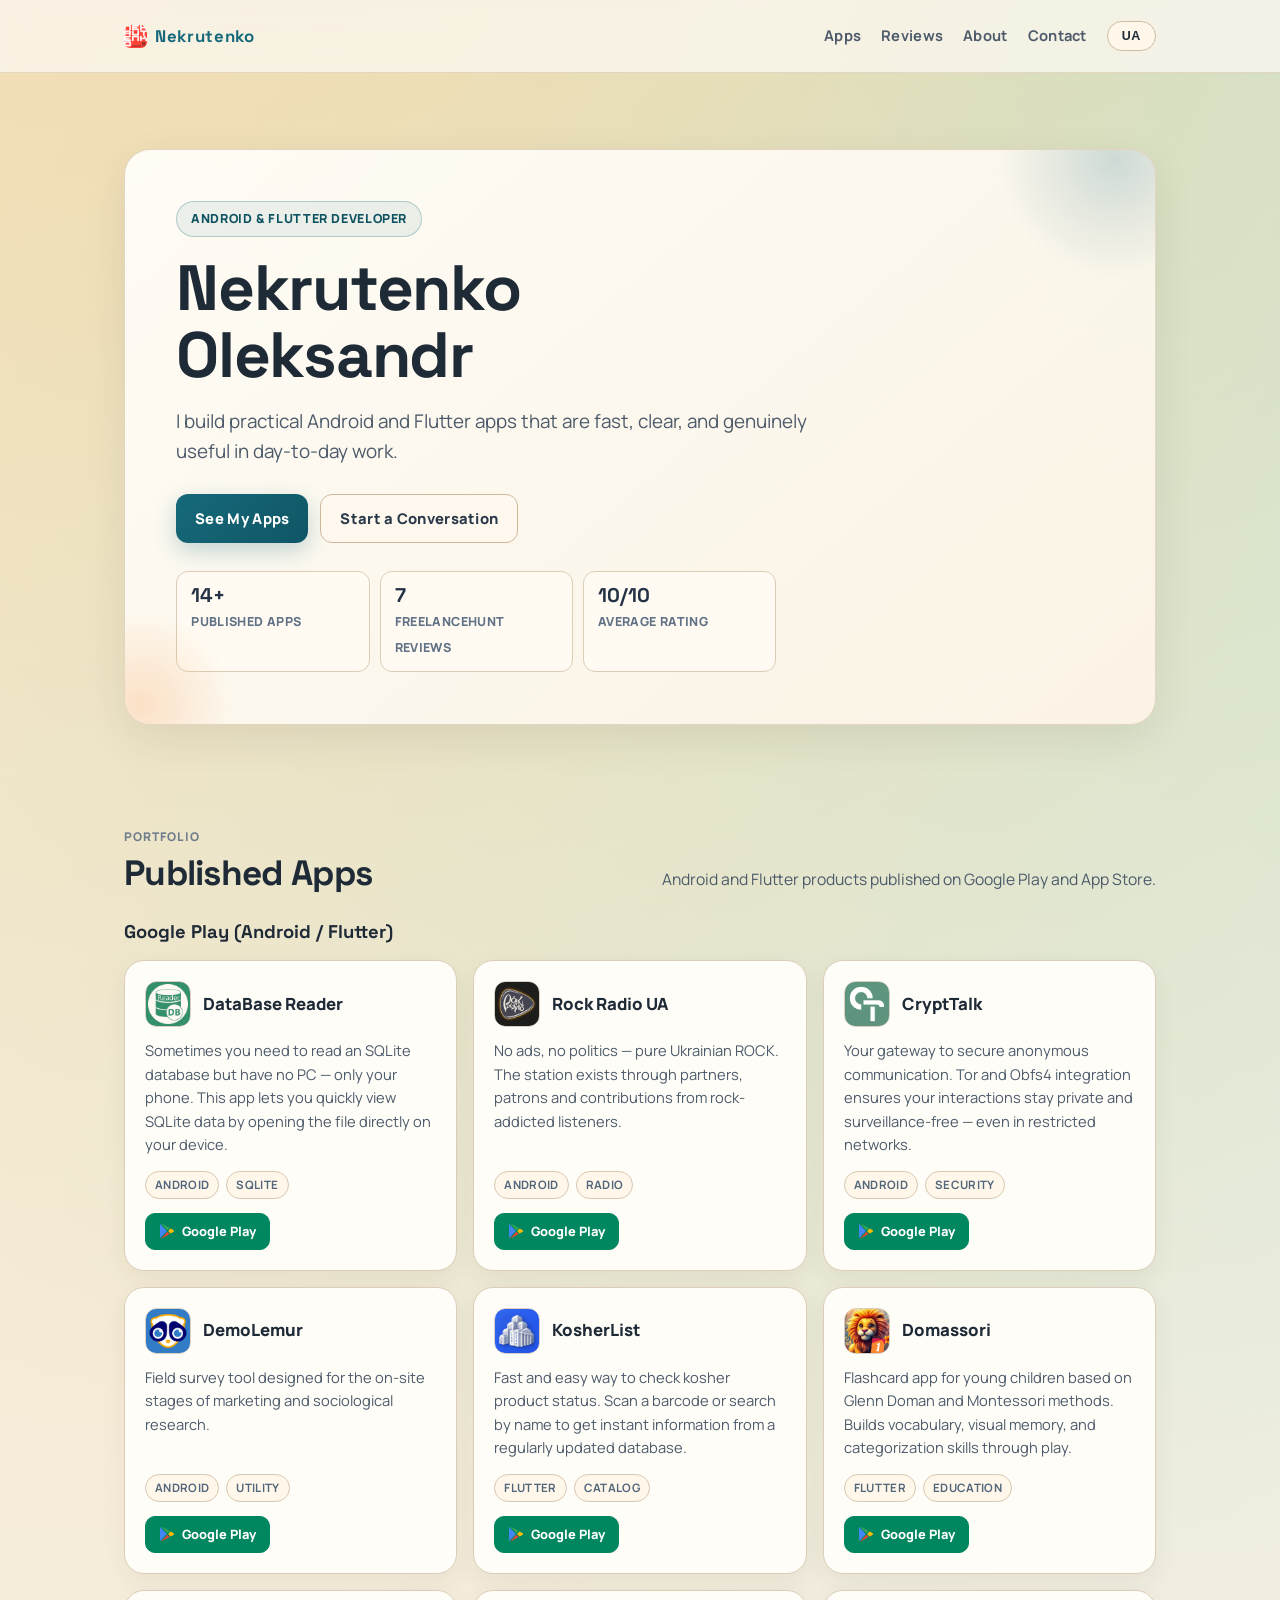
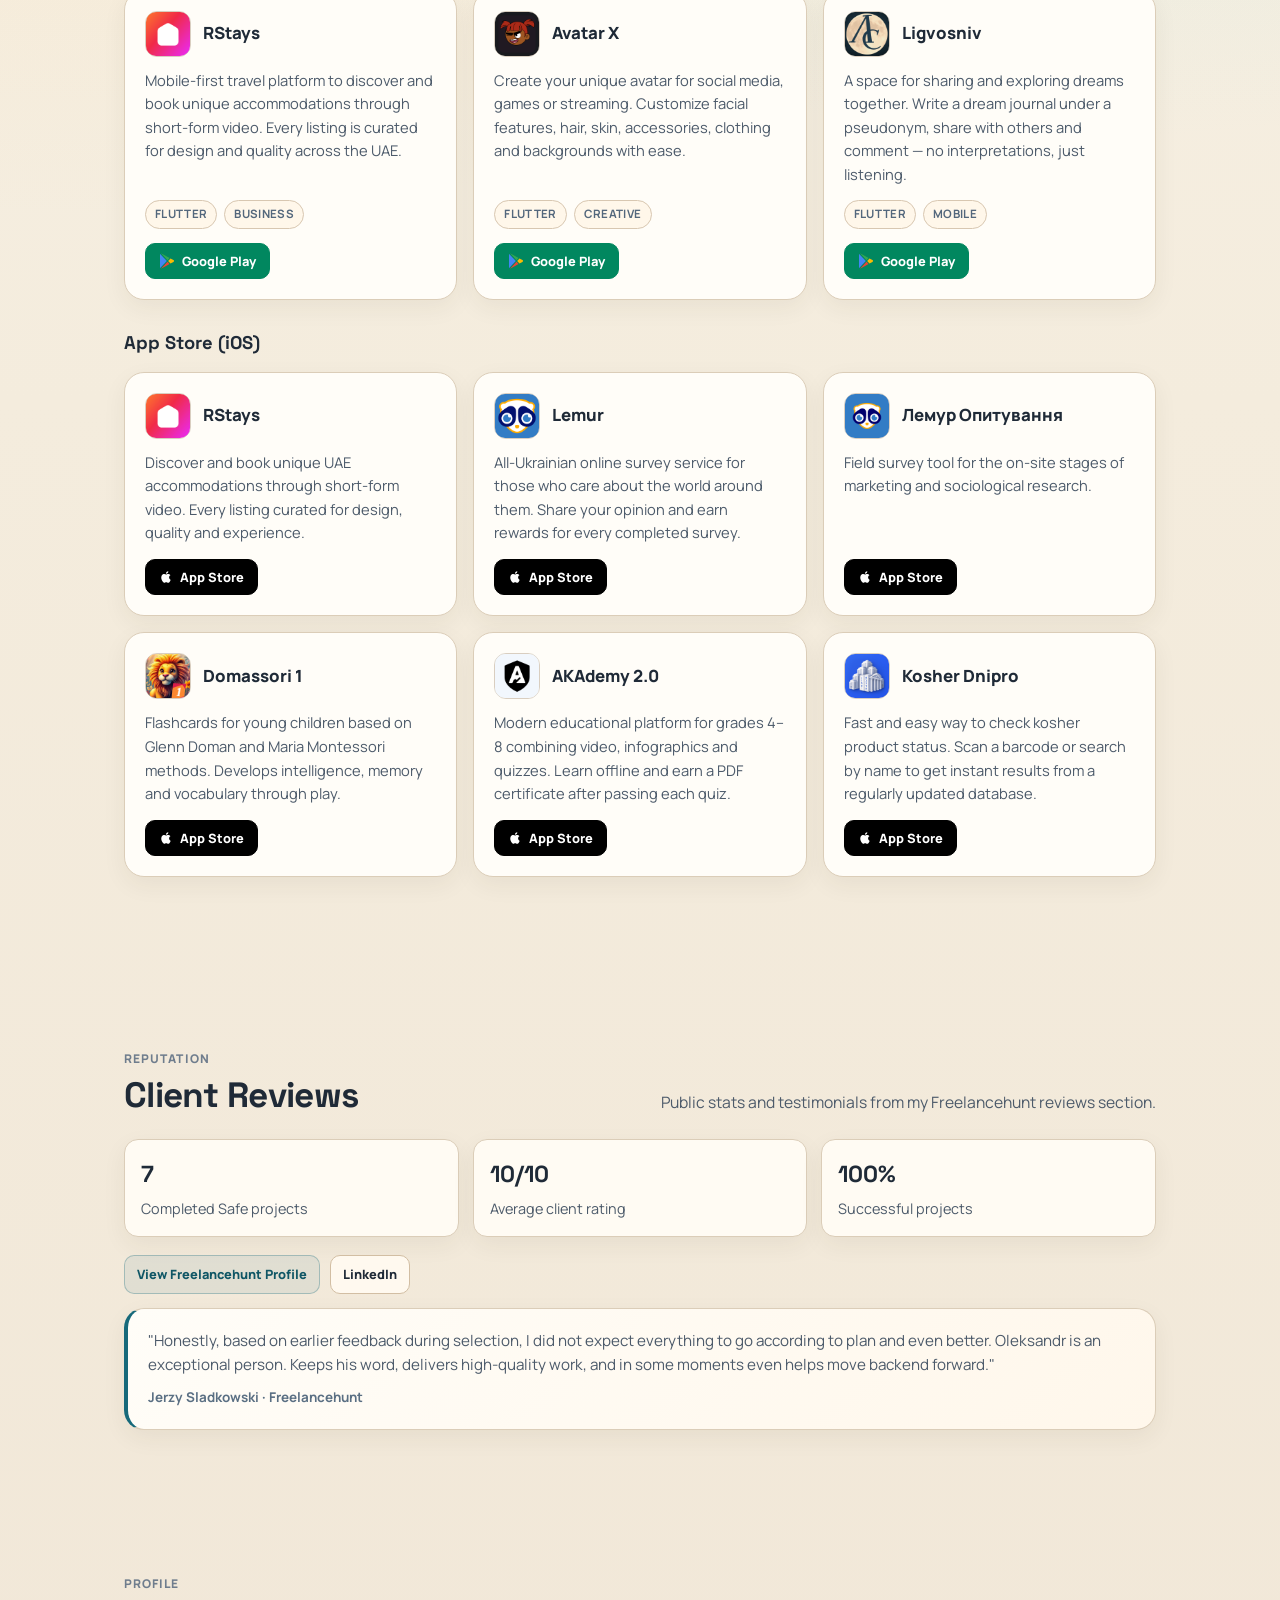
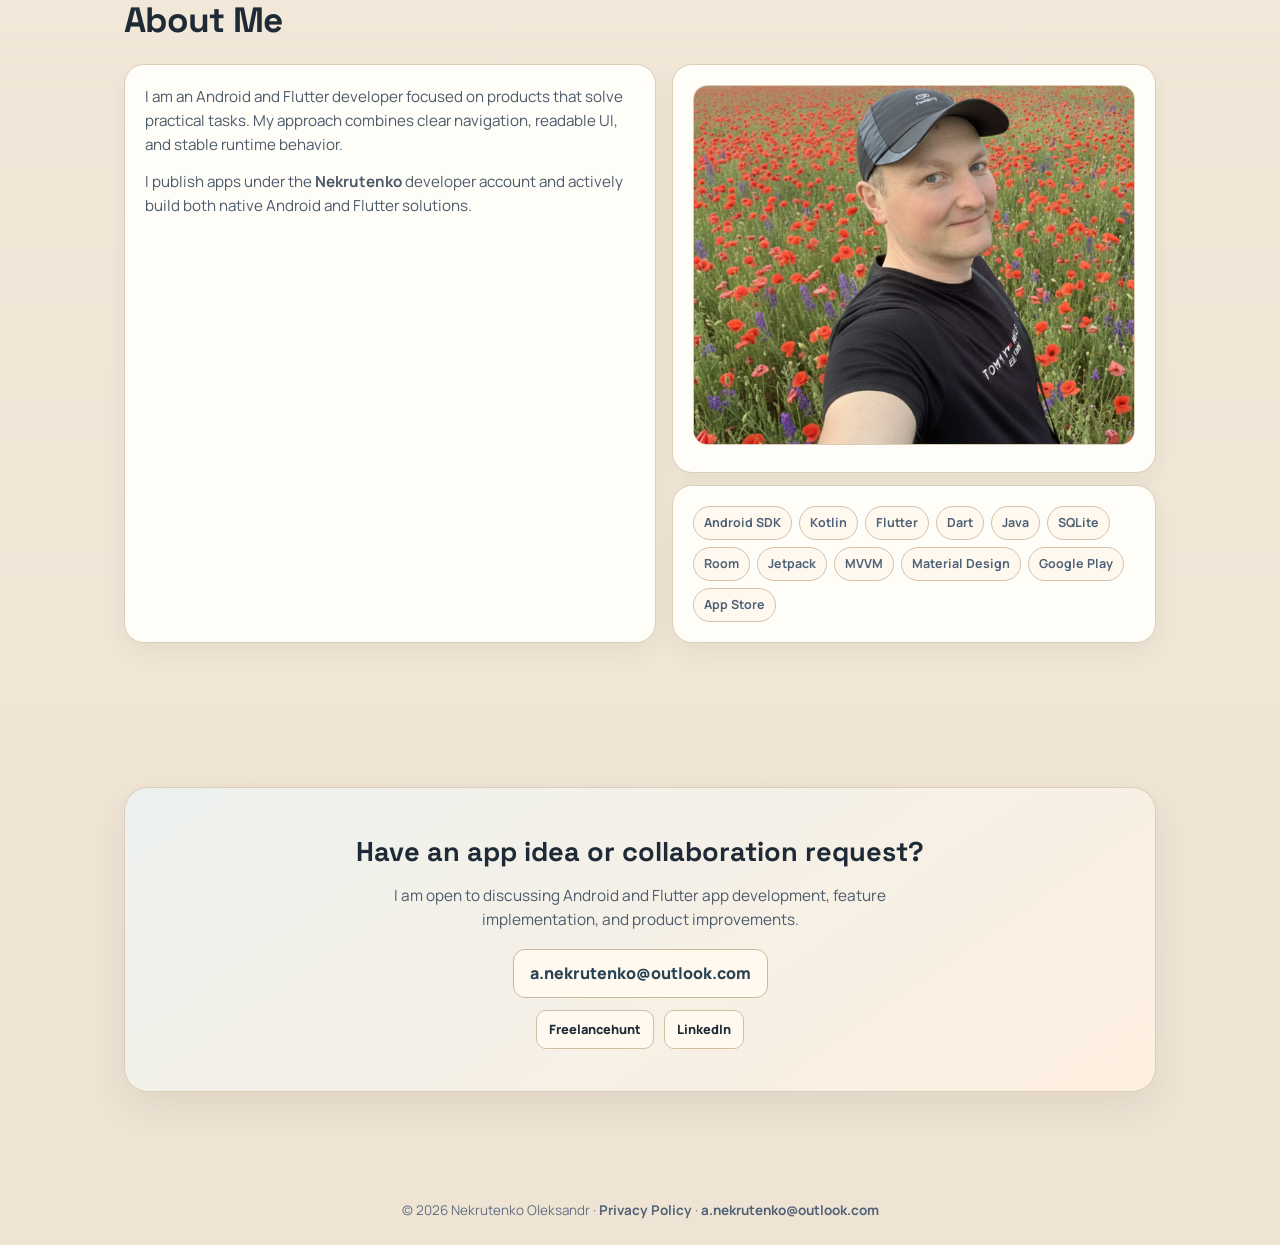
<file: index.html>
<!DOCTYPE html>
<html lang="en">
<head>
  <meta charset="UTF-8" />
  <meta name="viewport" content="width=device-width, initial-scale=1.0" />
  <title>Nekrutenko Oleksandr - Android & Flutter Developer</title>
  <meta
    name="description"
    content="Portfolio of Nekrutenko Oleksandr, Android and Flutter developer focused on practical apps, smooth UX, and performance."
  />
  <meta name="theme-color" content="#efe6d8" />

  <meta property="og:title" content="Nekrutenko Oleksandr - Android & Flutter Developer" />
  <meta
    property="og:description"
    content="Android and Flutter developer portfolio with published apps, social proof, and contact information."
  />
  <meta property="og:type" content="website" />
  <meta property="og:url" content="https://nekrutenko.github.io/" />
  <meta property="og:image" content="https://nekrutenko.github.io/og-image.svg" />

  <link rel="icon" type="image/png" href="favicon.png" />
  <link rel="preconnect" href="https://fonts.googleapis.com" />
  <link rel="preconnect" href="https://fonts.gstatic.com" crossorigin />
  <link
    href="https://fonts.googleapis.com/css2?family=Manrope:wght@400;500;600;700;800&family=Space+Grotesk:wght@500;700&display=swap"
    rel="stylesheet"
  />
  <link rel="stylesheet" href="assets/css/main.css" />

  <script defer data-domain="nekrutenko.github.io" src="https://plausible.io/js/script.js"></script>
  <script type="application/ld+json">
    {
      "@context": "https://schema.org",
      "@type": "Person",
      "name": "Nekrutenko Oleksandr",
      "url": "https://nekrutenko.github.io/",
      "jobTitle": "Android and Flutter Developer",
      "knowsAbout": ["Android", "Flutter", "Kotlin", "Dart", "Java", "SQLite"],
      "sameAs": [
        "https://freelancehunt.com/freelancer/dimonbugor.html",
        "https://www.linkedin.com/in/oleksandr-nekrutenko-50774b143/"
      ]
    }
  </script>
  <script defer src="assets/js/site.js"></script>
</head>
<body>
  <nav class="site-nav">
    <div class="container site-nav-inner">
      <a class="brand" href="#"><img src="favicon.png" alt="Nekrutenko icon" loading="lazy" />Nekrutenko</a>
      <ul class="nav-links">
        <li><a href="#apps"><span data-lang="en">Apps</span><span data-lang="ua">Додатки</span></a></li>
        <li><a href="#reviews"><span data-lang="en">Reviews</span><span data-lang="ua">Відгуки</span></a></li>
        <li><a href="#about"><span data-lang="en">About</span><span data-lang="ua">Про мене</span></a></li>
        <li><a href="#contact"><span data-lang="en">Contact</span><span data-lang="ua">Контакт</span></a></li>
        <li><button class="lang-btn" id="langBtn" onclick="toggleLang()" aria-label="Toggle language">UA</button></li>
      </ul>
    </div>
  </nav>

  <header class="hero">
    <div class="container">
      <div class="hero-panel">
        <div class="hero-badge">
          <span data-lang="en">Android & Flutter Developer</span>
          <span data-lang="ua">Android & Flutter Розробник</span>
        </div>

        <h1>Nekrutenko Oleksandr</h1>

        <p>
          <span data-lang="en">I build practical Android and Flutter apps that are fast, clear, and genuinely useful in day-to-day work.</span>
          <span data-lang="ua">Створюю практичні Android та Flutter-додатки, які працюють швидко, зрозуміло і реально допомагають у щоденних задачах.</span>
        </p>

        <div class="hero-actions">
          <a class="btn btn-primary" href="#apps">
            <span data-lang="en">See My Apps</span>
            <span data-lang="ua">Дивитися додатки</span>
          </a>
          <a class="btn btn-secondary" href="#contact">
            <span data-lang="en">Start a Conversation</span>
            <span data-lang="ua">Написати мені</span>
          </a>
        </div>

        <div class="stats" aria-label="Key portfolio stats">
          <div class="stat">
            <strong>14+</strong>
            <span data-lang="en">Published apps</span>
            <span data-lang="ua">Опублікованих додатків</span>
          </div>
          <div class="stat">
            <strong>7</strong>
            <span data-lang="en">Freelancehunt reviews</span>
            <span data-lang="ua">Відгуків на Freelancehunt</span>
          </div>
          <div class="stat">
            <strong>10/10</strong>
            <span data-lang="en">Average rating</span>
            <span data-lang="ua">Середня оцінка</span>
          </div>
        </div>
      </div>
    </div>
  </header>

  <main>
    <section id="apps">
      <div class="container">
        <div class="section-top">
          <div>
            <div class="eyebrow" data-lang="en">Portfolio</div>
            <div class="eyebrow" data-lang="ua">Портфоліо</div>
            <h2><span data-lang="en">Published Apps</span><span data-lang="ua">Опубліковані додатки</span></h2>
          </div>
          <p class="section-sub">
            <span data-lang="en">Android and Flutter products published on Google Play and App Store.</span>
            <span data-lang="ua">Android та Flutter-продукти, опубліковані в Google Play та App Store.</span>
          </p>
        </div>

        <h3 class="apps-group-title"><span data-lang="en">Google Play (Android / Flutter)</span><span data-lang="ua">Google Play (Android / Flutter)</span></h3>
        <div class="apps-grid">
          <article class="card reveal">
            <div class="app-head"><div class="app-icon"><img src="assets/images/apps/databasereader.png" alt="DataBase Reader icon" loading="lazy" /></div><div class="app-name">DataBase Reader</div></div>
            <p class="app-desc"><span data-lang="en">Sometimes you need to read an SQLite database but have no PC — only your phone. This app lets you quickly view SQLite data by opening the file directly on your device.</span><span data-lang="ua">Іноді потрібно переглянути дані з бази SQLite, а під рукою лише телефон. Цей додаток дозволить швидко і зручно відкрити будь-який SQLite-файл прямо на гаджеті.</span></p>
            <div class="tags"><span class="tag">Android</span><span class="tag">SQLite</span></div>
            <div class="app-links"><a class="app-link google-play" href="https://play.google.com/store/apps/details?id=com.dimonbugor.databasereader&pcampaignid=web_share" target="_blank" rel="noopener">Google Play</a></div>
          </article>

          <article class="card reveal">
            <div class="app-head"><div class="app-icon"><img src="assets/images/apps/rockradioua.png" alt="Rock Radio UA icon" loading="lazy" /></div><div class="app-name">Rock Radio UA</div></div>
            <p class="app-desc"><span data-lang="en">No ads, no politics — pure Ukrainian ROCK. The station exists through partners, patrons and contributions from rock-addicted listeners.</span><span data-lang="ua">Без реклами та політичної агітації — лише український ROCK. Існуємо коштом партнерів, меценатів та фінансових внесків рок-залежних слухачів.</span></p>
            <div class="tags"><span class="tag">Android</span><span class="tag">Radio</span></div>
            <div class="app-links"><a class="app-link google-play" href="https://play.google.com/store/apps/details?id=com.dimonbugor.rockradioua&pcampaignid=web_share" target="_blank" rel="noopener">Google Play</a></div>
          </article>

          <article class="card reveal">
            <div class="app-head"><div class="app-icon"><img src="assets/images/apps/crypttalk.png" alt="CryptTalk icon" loading="lazy" /></div><div class="app-name">CryptTalk</div></div>
            <p class="app-desc"><span data-lang="en">Your gateway to secure anonymous communication. Tor and Obfs4 integration ensures your interactions stay private and surveillance-free — even in restricted networks.</span><span data-lang="ua">Ваш шлюз для безпечного анонімного спілкування. Інтеграція Tor і Obfs4 гарантує конфіденційність і захист від стеження — навіть у обмежених мережах.</span></p>
            <div class="tags"><span class="tag">Android</span><span class="tag">Security</span></div>
            <div class="app-links"><a class="app-link google-play" href="https://play.google.com/store/apps/details?id=onion.crypttalk&pcampaignid=web_share" target="_blank" rel="noopener">Google Play</a></div>
          </article>

          <article class="card reveal">
            <div class="app-head"><div class="app-icon"><img src="assets/images/apps/demolemur.png" alt="DemoLemur icon" loading="lazy" /></div><div class="app-name">DemoLemur</div></div>
            <p class="app-desc"><span data-lang="en">Field survey tool designed for the on-site stages of marketing and sociological research.</span><span data-lang="ua">Додаток для польових етапів маркетингових і соціологічних досліджень.</span></p>
            <div class="tags"><span class="tag">Android</span><span class="tag">Utility</span></div>
            <div class="app-links"><a class="app-link google-play" href="https://play.google.com/store/apps/details?id=ua.wpg.dev.demolemur&pcampaignid=web_share" target="_blank" rel="noopener">Google Play</a></div>
          </article>

          <article class="card reveal">
            <div class="app-head"><div class="app-icon"><img src="assets/images/apps/kosherlist.png" alt="KosherList icon" loading="lazy" /></div><div class="app-name">KosherList</div></div>
            <p class="app-desc"><span data-lang="en">Fast and easy way to check kosher product status. Scan a barcode or search by name to get instant information from a regularly updated database.</span><span data-lang="ua">Швидкий і простий спосіб перевірити кошерність товару. Відскануйте штрих-код або знайдіть продукт за назвою — відповідь миттєво.</span></p>
            <div class="tags"><span class="tag">Flutter</span><span class="tag">Catalog</span></div>
            <div class="app-links"><a class="app-link google-play" href="https://play.google.com/store/apps/details?id=app.kosherlist&pcampaignid=web_share" target="_blank" rel="noopener">Google Play</a></div>
          </article>

          <article class="card reveal">
            <div class="app-head"><div class="app-icon"><img src="assets/images/apps/domassori.png" alt="Domassori icon" loading="lazy" /></div><div class="app-name">Domassori</div></div>
            <p class="app-desc"><span data-lang="en">Flashcard app for young children based on Glenn Doman and Montessori methods. Builds vocabulary, visual memory, and categorization skills through play.</span><span data-lang="ua">Флеш-картки для дітей за методиками Глена Домана та Монтессорі. Розвиває інтелект, зорову пам'ять і словниковий запас через гру.</span></p>
            <div class="tags"><span class="tag">Flutter</span><span class="tag">Education</span></div>
            <div class="app-links"><a class="app-link google-play" href="https://play.google.com/store/apps/details?id=com.domassori.app&pcampaignid=web_share" target="_blank" rel="noopener">Google Play</a></div>
          </article>

          <article class="card reveal">
            <div class="app-head"><div class="app-icon"><img src="assets/images/apps/rstays_android.png" alt="RStays Android icon" loading="lazy" /></div><div class="app-name">RStays</div></div>
            <p class="app-desc"><span data-lang="en">Mobile-first travel platform to discover and book unique accommodations through short-form video. Every listing is curated for design and quality across the UAE.</span><span data-lang="ua">Мобільна туристична платформа для пошуку та бронювання унікального житла через короткі відео. Кожне оголошення підібране за дизайном і якістю по всій ОАЕ.</span></p>
            <div class="tags"><span class="tag">Flutter</span><span class="tag">Business</span></div>
            <div class="app-links"><a class="app-link google-play" href="https://play.google.com/store/apps/details?id=com.rstays.mobile&pcampaignid=web_share" target="_blank" rel="noopener">Google Play</a></div>
          </article>

          <article class="card reveal">
            <div class="app-head"><div class="app-icon"><img src="assets/images/apps/avatarx.png" alt="Avatar X icon" loading="lazy" /></div><div class="app-name">Avatar X</div></div>
            <p class="app-desc"><span data-lang="en">Create your unique avatar for social media, games or streaming. Customize facial features, hair, skin, accessories, clothing and backgrounds with ease.</span><span data-lang="ua">Створіть унікальний аватар для соцмереж, ігор або стрімінгу. Налаштуйте обличчя, волосся, шкіру, аксесуари, одяг і фон — все в кілька дотиків.</span></p>
            <div class="tags"><span class="tag">Flutter</span><span class="tag">Creative</span></div>
            <div class="app-links"><a class="app-link google-play" href="https://play.google.com/store/apps/details?id=com.editor.avatar_x&pcampaignid=web_share" target="_blank" rel="noopener">Google Play</a></div>
          </article>

          <article class="card reveal">
            <div class="app-head"><div class="app-icon"><img src="assets/images/apps/ligvosniv.png" alt="Ligvosniv icon" loading="lazy" /></div><div class="app-name">Ligvosniv</div></div>
            <p class="app-desc"><span data-lang="en">A space for sharing and exploring dreams together. Write a dream journal under a pseudonym, share with others and comment — no interpretations, just listening.</span><span data-lang="ua">Простір для розповідання та спільного осмислення сновидінь. Ведіть щоденник снів під псевдонімом, діліться з іншими й коментуйте — без оцінок, лише відчуття.</span></p>
            <div class="tags"><span class="tag">Flutter</span><span class="tag">Mobile</span></div>
            <div class="app-links"><a class="app-link google-play" href="https://play.google.com/store/apps/details?id=ua.com.ligvosniv&pcampaignid=web_share" target="_blank" rel="noopener">Google Play</a></div>
          </article>
        </div>

        <h3 class="apps-group-title"><span data-lang="en">App Store (iOS)</span><span data-lang="ua">App Store (iOS)</span></h3>
        <div class="apps-grid">
          <article class="card reveal"><div class="app-head"><div class="app-icon"><img src="assets/images/apps/rstays_ios.jpg" alt="RStays iOS icon" loading="lazy" /></div><div class="app-name">RStays</div></div><p class="app-desc"><span data-lang="en">Discover and book unique UAE accommodations through short-form video. Every listing curated for design, quality and experience.</span><span data-lang="ua">Знаходьте та бронюйте унікальне житло в ОАЕ через короткі відео. Кожне оголошення відібране за дизайном, якістю та враженнями.</span></p><div class="app-links"><a class="app-link app-store" href="https://apps.apple.com/ua/app/rstays/id6751803806?l=uk" target="_blank" rel="noopener">App Store</a></div></article>
          <article class="card reveal"><div class="app-head"><div class="app-icon"><img src="assets/images/apps/lemur_ios.jpg" alt="Lemur iOS icon" loading="lazy" /></div><div class="app-name">Lemur</div></div><p class="app-desc"><span data-lang="en">All-Ukrainian online survey service for those who care about the world around them. Share your opinion and earn rewards for every completed survey.</span><span data-lang="ua">Всеукраїнський сервіс онлайн-опитувань для небайдужих. Висловлюйте думку та отримуйте винагороду за кожне пройдене опитування.</span></p><div class="app-links"><a class="app-link app-store" href="https://apps.apple.com/ua/app/lemur/id1536908766?l=uk" target="_blank" rel="noopener">App Store</a></div></article>
          <article class="card reveal"><div class="app-head"><div class="app-icon"><img src="assets/images/apps/lemur_poll_ios.jpg" alt="Лемур Опитування iOS icon" loading="lazy" /></div><div class="app-name">Лемур Опитування</div></div><p class="app-desc"><span data-lang="en">Field survey tool for the on-site stages of marketing and sociological research.</span><span data-lang="ua">Застосунок для польових етапів маркетингових і соціологічних досліджень.</span></p><div class="app-links"><a class="app-link app-store" href="https://apps.apple.com/ua/app/%D0%BB%D0%B5%D0%BC%D1%83%D1%80-%D0%BE%D0%BF%D0%B8%D1%82%D1%83%D0%B2%D0%B0%D0%BD%D0%BD%D1%8F/id6758006599?l=uk" target="_blank" rel="noopener">App Store</a></div></article>
          <article class="card reveal"><div class="app-head"><div class="app-icon"><img src="assets/images/apps/domassori1_ios.jpg" alt="Domassori 1 iOS icon" loading="lazy" /></div><div class="app-name">Domassori 1</div></div><p class="app-desc"><span data-lang="en">Flashcards for young children based on Glenn Doman and Maria Montessori methods. Develops intelligence, memory and vocabulary through play.</span><span data-lang="ua">Флеш-картки для дітей за методиками Глена Домана та Монтессорі. Розвиває інтелект, пам'ять і словниковий запас через гру.</span></p><div class="app-links"><a class="app-link app-store" href="https://apps.apple.com/ua/app/domassori-1-%D0%BA%D0%B0%D1%80%D1%82%D0%BA%D0%B8-%D0%B4%D0%BB%D1%8F-%D0%B4%D1%96%D1%82%D0%B5%D0%B9/id6743121685?l=uk" target="_blank" rel="noopener">App Store</a></div></article>
          <article class="card reveal"><div class="app-head"><div class="app-icon"><img src="assets/images/apps/akademy_ios.jpg" alt="AKAdemy 2.0 iOS icon" loading="lazy" /></div><div class="app-name">AKAdemy 2.0</div></div><p class="app-desc"><span data-lang="en">Modern educational platform for grades 4–8 combining video, infographics and quizzes. Learn offline and earn a PDF certificate after passing each quiz.</span><span data-lang="ua">Освітня платформа для 4–8 класів: відео, інфографіки та квізи. Навчайтесь офлайн і отримуйте PDF-сертифікат після проходження тесту.</span></p><div class="app-links"><a class="app-link app-store" href="https://apps.apple.com/ua/app/akademy-2-0/id6756919079?l=uk" target="_blank" rel="noopener">App Store</a></div></article>
          <article class="card reveal"><div class="app-head"><div class="app-icon"><img src="assets/images/apps/kosherdnipro_ios.jpg" alt="Kosher Dnipro iOS icon" loading="lazy" /></div><div class="app-name">Kosher Dnipro</div></div><p class="app-desc"><span data-lang="en">Fast and easy way to check kosher product status. Scan a barcode or search by name to get instant results from a regularly updated database.</span><span data-lang="ua">Швидкий спосіб перевірити кошерність товару. Скануйте штрих-код або шукайте за назвою — результат миттєво з актуальної бази даних.</span></p><div class="app-links"><a class="app-link app-store" href="https://apps.apple.com/ua/app/kosher-dnipro/id6743987674?l=uk" target="_blank" rel="noopener">App Store</a></div></article>
        </div>
      </div>
    </section>

    <section id="reviews">
      <div class="container">
        <div class="section-top">
          <div>
            <div class="eyebrow" data-lang="en">Reputation</div>
            <div class="eyebrow" data-lang="ua">Репутація</div>
            <h2><span data-lang="en">Client Reviews</span><span data-lang="ua">Відгуки клієнтів</span></h2>
          </div>
          <p class="section-sub">
            <span data-lang="en">Public stats and testimonials from my Freelancehunt reviews section.</span>
            <span data-lang="ua">Публічні метрики та відгуки з секції reviews мого профілю Freelancehunt.</span>
          </p>
        </div>

        <div class="reviews-grid">
          <article class="review-stat card"><strong>7</strong><p><span data-lang="en">Completed Safe projects</span><span data-lang="ua">Завершених Safe-проєктів</span></p></article>
          <article class="review-stat card"><strong>10/10</strong><p><span data-lang="en">Average client rating</span><span data-lang="ua">Середня оцінка від клієнтів</span></p></article>
          <article class="review-stat card"><strong>100%</strong><p><span data-lang="en">Successful projects</span><span data-lang="ua">Успішних проєктів</span></p></article>
        </div>

        <div class="review-links">
          <a class="app-link primary" href="https://freelancehunt.com/freelancer/dimonbugor.html" target="_blank" rel="noopener"><span data-lang="en">View Freelancehunt Profile</span><span data-lang="ua">Дивитися профіль Freelancehunt</span></a>
          <a class="app-link" href="https://www.linkedin.com/in/oleksandr-nekrutenko-50774b143/" target="_blank" rel="noopener">LinkedIn</a>
        </div>

        <div class="review-quotes">
          <article class="review-quote card">
            <p>
              <span data-lang="en">"Honestly, based on earlier feedback during selection, I did not expect everything to go according to plan and even better. Oleksandr is an exceptional person. Keeps his word, delivers high-quality work, and in some moments even helps move backend forward."</span>
              <span data-lang="ua">"Щиро кажучи по тих відгуках які в мене були на етапі відбору пропозицій - не сподівався, що все піде за планом, а навіть краще. Олександр - виняткова людина. Дотримується даного слова, якісно виконує роботу і в деяких моментах навіть підганяє бекенд."</span>
            </p>
            <div class="quote-author">Jerzy Sladkowski · Freelancehunt</div>
          </article>
        </div>
      </div>
    </section>

    <section id="about">
      <div class="container">
        <div class="section-top">
          <div>
            <div class="eyebrow" data-lang="en">Profile</div>
            <div class="eyebrow" data-lang="ua">Профіль</div>
            <h2><span data-lang="en">About Me</span><span data-lang="ua">Про мене</span></h2>
          </div>
        </div>

        <div class="about-grid">
          <article class="card about-text reveal">
            <p data-lang="en">I am an Android and Flutter developer focused on products that solve practical tasks. My approach combines clear navigation, readable UI, and stable runtime behavior.</p>
            <p data-lang="en">I publish apps under the <strong>Nekrutenko</strong> developer account and actively build both native Android and Flutter solutions.</p>

            <p class="block" data-lang="ua">Я Android та Flutter-розробник, який фокусується на продуктах для практичних задач. У підході поєдную зрозумілий UX, читабельний UI і стабільну роботу додатка.</p>
            <p class="block" data-lang="ua">Публікую додатки під акаунтом <strong>Nekrutenko</strong> і активно створюю як native Android, так і Flutter-рішення.</p>
          </article>

          <aside class="about-side">
            <article class="card reveal"><img class="profile-photo" src="assets/images/profile.png" alt="Nekrutenko Oleksandr" /></article>
            <article class="card reveal" aria-label="Skills">
              <div class="skill-grid">
                <span class="skill">Android SDK</span>
                <span class="skill">Kotlin</span>
                <span class="skill">Flutter</span>
                <span class="skill">Dart</span>
                <span class="skill">Java</span>
                <span class="skill">SQLite</span>
                <span class="skill">Room</span>
                <span class="skill">Jetpack</span>
                <span class="skill">MVVM</span>
                <span class="skill">Material Design</span>
                <span class="skill">Google Play</span>
                <span class="skill">App Store</span>
              </div>
            </article>
          </aside>
        </div>
      </div>
    </section>

    <section id="contact">
      <div class="container">
        <article class="contact-card reveal">
          <h3>
            <span data-lang="en">Have an app idea or collaboration request?</span>
            <span data-lang="ua">Є ідея додатку або запит на співпрацю?</span>
          </h3>
          <p>
            <span data-lang="en">I am open to discussing Android and Flutter app development, feature implementation, and product improvements.</span>
            <span data-lang="ua">Відкритий до обговорення Android і Flutter-розробки, реалізації функціоналу та покращення продуктів.</span>
          </p>
          <a class="mail" href="mailto:a.nekrutenko@outlook.com">a.nekrutenko@outlook.com</a>

          <div class="social-links">
            <a class="app-link" href="https://freelancehunt.com/freelancer/dimonbugor.html" target="_blank" rel="noopener">Freelancehunt</a>
            <a class="app-link" href="https://www.linkedin.com/in/oleksandr-nekrutenko-50774b143/" target="_blank" rel="noopener">LinkedIn</a>
          </div>
        </article>
      </div>
    </section>
  </main>

  <footer>
    <div class="container">
      <p>
        <span>© 2026 Nekrutenko Oleksandr</span>
        <span> · </span>
        <a href="privacy-policy.html"><span data-lang="en">Privacy Policy</span><span data-lang="ua">Політика конфіденційності</span></a>
        <span> · </span>
        <a href="mailto:a.nekrutenko@outlook.com">a.nekrutenko@outlook.com</a>
      </p>
    </div>
  </footer>
</body>
</html>
</file>
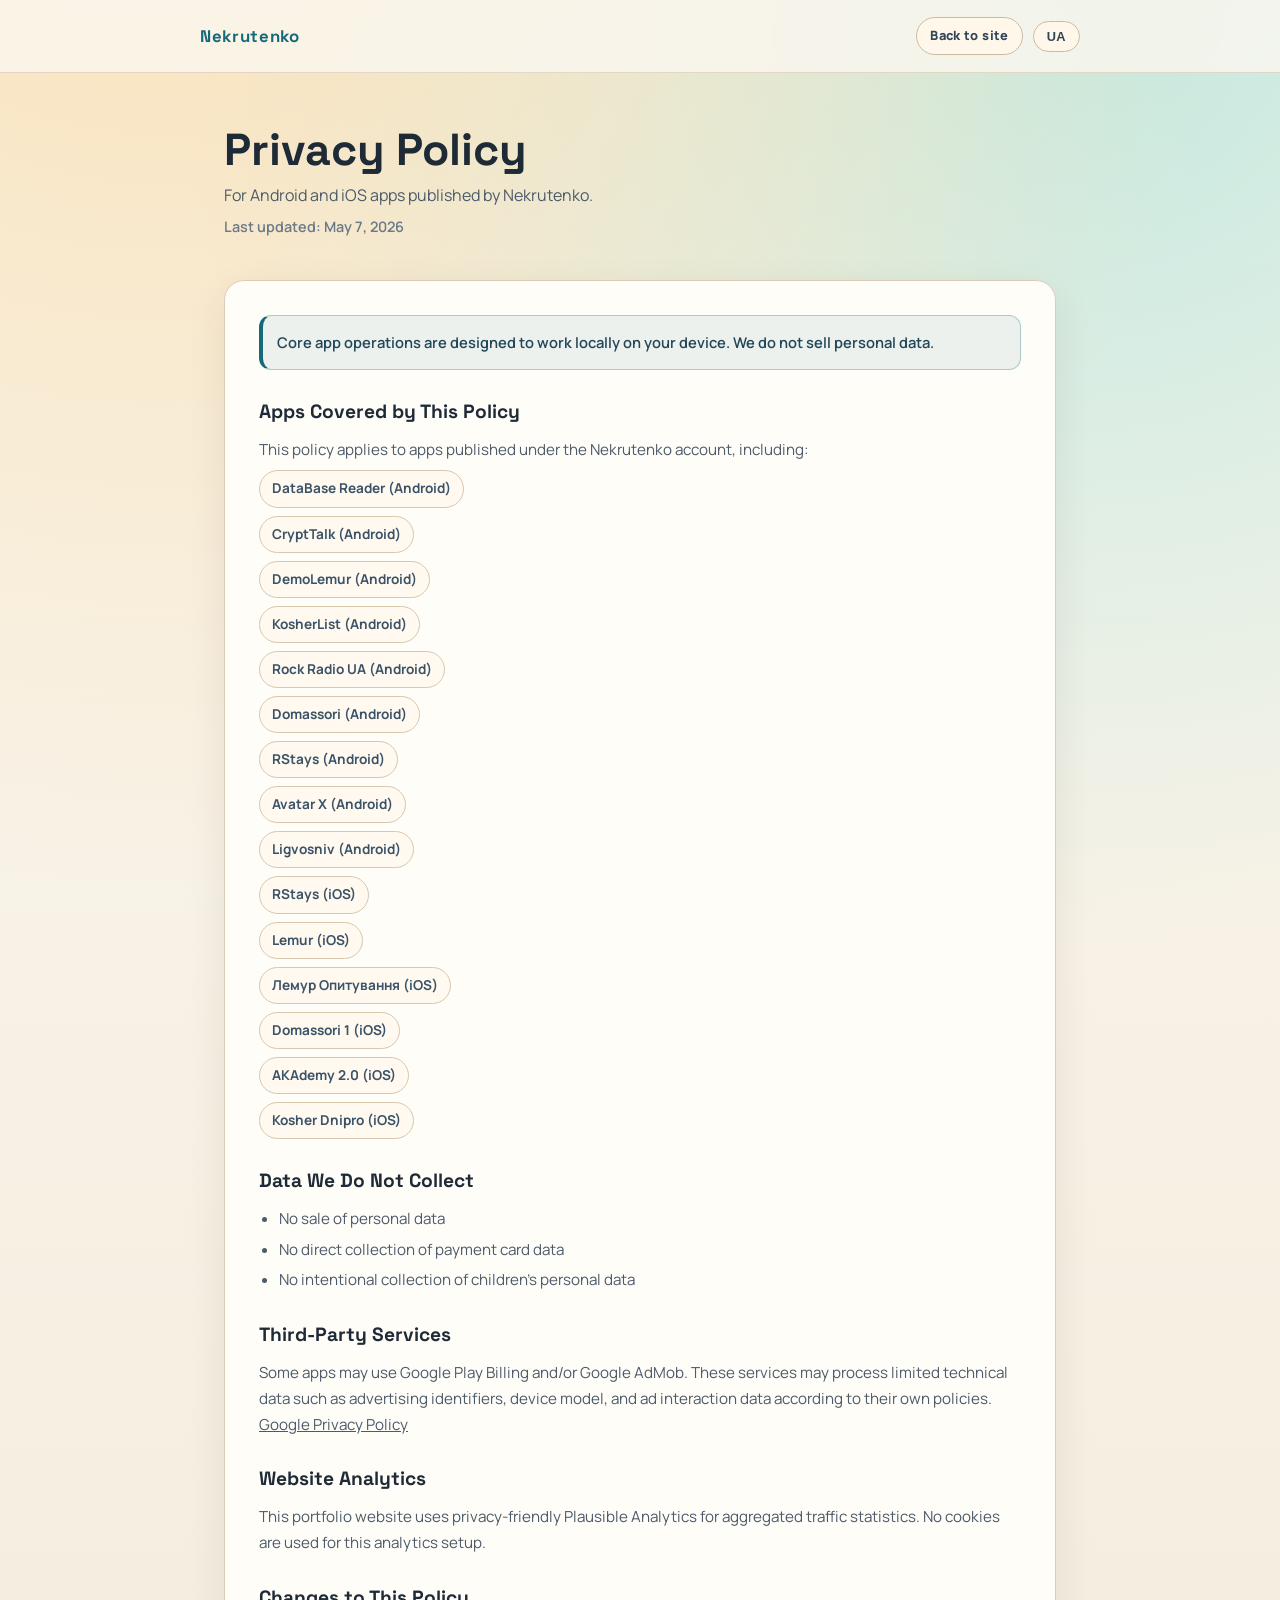
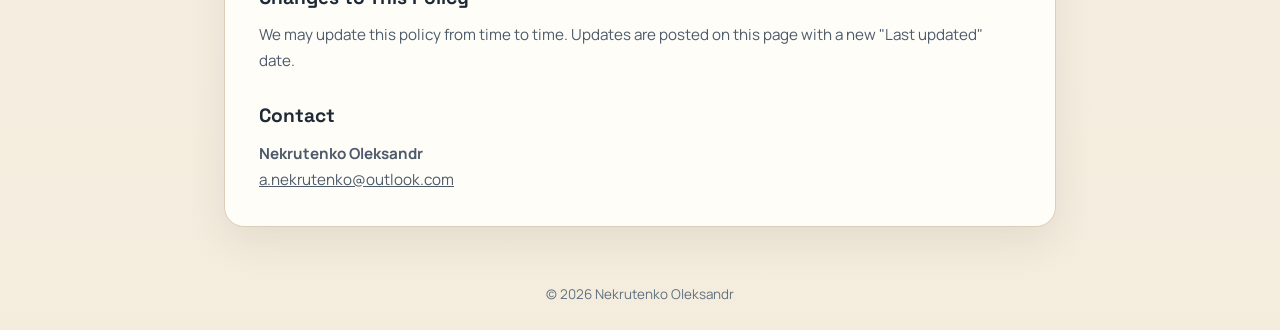
<file: privacy-policy.html>
<!DOCTYPE html>
<html lang="en">
<head>
  <meta charset="UTF-8" />
  <meta name="viewport" content="width=device-width, initial-scale=1.0" />
  <title>Privacy Policy - Nekrutenko Apps</title>
  <meta
    name="description"
    content="Privacy policy for Android and iOS apps published by Nekrutenko."
  />
  <meta name="theme-color" content="#efe6d8" />
  <meta property="og:title" content="Privacy Policy - Nekrutenko Apps" />
  <meta property="og:description" content="How data is handled in apps developed by Nekrutenko." />
  <meta property="og:type" content="website" />
  <meta property="og:image" content="https://nekrutenko.github.io/og-image.svg" />

  <link rel="icon" type="image/png" href="favicon.png" />
  <link rel="preconnect" href="https://fonts.googleapis.com" />
  <link rel="preconnect" href="https://fonts.gstatic.com" crossorigin />
  <link
    href="https://fonts.googleapis.com/css2?family=Manrope:wght@400;500;600;700;800&family=Space+Grotesk:wght@500;700&display=swap"
    rel="stylesheet"
  />
  <link rel="stylesheet" href="assets/css/privacy.css" />
  <script defer src="assets/js/site.js"></script>
</head>
<body>
  <nav class="site-nav">
    <div class="container site-nav-inner">
      <a class="brand" href="index.html">Nekrutenko</a>
      <div class="nav-actions">
        <a class="back-link" href="index.html"><span data-lang="en">Back to site</span><span data-lang="ua">Назад на сайт</span></a>
        <button class="lang-btn" onclick="toggleLang()" id="langBtn">UA</button>
      </div>
    </div>
  </nav>

  <main class="container">
    <header class="hero">
      <h1><span data-lang="en">Privacy Policy</span><span data-lang="ua">Політика конфіденційності</span></h1>
      <p class="sub"><span data-lang="en">For Android and iOS apps published by Nekrutenko.</span><span data-lang="ua">Для Android та iOS-додатків, опублікованих Nekrutenko.</span></p>
      <p class="date"><span data-lang="en">Last updated: May 7, 2026</span><span data-lang="ua">Останнє оновлення: 7 травня 2026 р.</span></p>
    </header>

    <article class="policy-card">
      <div class="notice">
        <span data-lang="en">Core app operations are designed to work locally on your device. We do not sell personal data.</span>
        <span data-lang="ua">Ключові функції додатків розраховані на локальну роботу на вашому пристрої. Ми не продаємо персональні дані.</span>
      </div>

      <section class="section">
        <h2><span data-lang="en">Apps Covered by This Policy</span><span data-lang="ua">Додатки, які охоплює ця політика</span></h2>
        <p data-lang="en">This policy applies to apps published under the Nekrutenko account, including:</p>
        <p class="block" data-lang="ua">Ця політика поширюється на додатки, опубліковані під акаунтом Nekrutenko, включно з:</p>
        <div class="apps-list">
          <a href="https://play.google.com/store/apps/details?id=com.dimonbugor.databasereader&pcampaignid=web_share" target="_blank" rel="noopener">DataBase Reader (Android)</a>
          <a href="https://play.google.com/store/apps/details?id=onion.crypttalk&pcampaignid=web_share" target="_blank" rel="noopener">CryptTalk (Android)</a>
          <a href="https://play.google.com/store/apps/details?id=ua.wpg.dev.demolemur&pcampaignid=web_share" target="_blank" rel="noopener">DemoLemur (Android)</a>
          <a href="https://play.google.com/store/apps/details?id=app.kosherlist&pcampaignid=web_share" target="_blank" rel="noopener">KosherList (Android)</a>
          <a href="https://play.google.com/store/apps/details?id=com.dimonbugor.rockradioua&pcampaignid=web_share" target="_blank" rel="noopener">Rock Radio UA (Android)</a>
          <a href="https://play.google.com/store/apps/details?id=com.domassori.app&pcampaignid=web_share" target="_blank" rel="noopener">Domassori (Android)</a>
          <a href="https://play.google.com/store/apps/details?id=com.rstays.mobile&pcampaignid=web_share" target="_blank" rel="noopener">RStays (Android)</a>
          <a href="https://play.google.com/store/apps/details?id=com.editor.avatar_x&pcampaignid=web_share" target="_blank" rel="noopener">Avatar X (Android)</a>
          <a href="https://play.google.com/store/apps/details?id=ua.com.ligvosniv&pcampaignid=web_share" target="_blank" rel="noopener">Ligvosniv (Android)</a>
          <a href="https://apps.apple.com/ua/app/rstays/id6751803806?l=uk" target="_blank" rel="noopener">RStays (iOS)</a>
          <a href="https://apps.apple.com/ua/app/lemur/id1536908766?l=uk" target="_blank" rel="noopener">Lemur (iOS)</a>
          <a href="https://apps.apple.com/ua/app/%D0%BB%D0%B5%D0%BC%D1%83%D1%80-%D0%BE%D0%BF%D0%B8%D1%82%D1%83%D0%B2%D0%B0%D0%BD%D0%BD%D1%8F/id6758006599?l=uk" target="_blank" rel="noopener">Лемур Опитування (iOS)</a>
          <a href="https://apps.apple.com/ua/app/domassori-1-%D0%BA%D0%B0%D1%80%D1%82%D0%BA%D0%B8-%D0%B4%D0%BB%D1%8F-%D0%B4%D1%96%D1%82%D0%B5%D0%B9/id6743121685?l=uk" target="_blank" rel="noopener">Domassori 1 (iOS)</a>
          <a href="https://apps.apple.com/ua/app/akademy-2-0/id6756919079?l=uk" target="_blank" rel="noopener">AKAdemy 2.0 (iOS)</a>
          <a href="https://apps.apple.com/ua/app/kosher-dnipro/id6743987674?l=uk" target="_blank" rel="noopener">Kosher Dnipro (iOS)</a>
        </div>
      </section>

      <section class="section">
        <h2><span data-lang="en">Data We Do Not Collect</span><span data-lang="ua">Дані, які ми не збираємо</span></h2>
        <ul>
          <li><span data-lang="en">No sale of personal data</span><span data-lang="ua">Не продаємо персональні дані</span></li>
          <li><span data-lang="en">No direct collection of payment card data</span><span data-lang="ua">Не збираємо дані платіжних карток напряму</span></li>
          <li><span data-lang="en">No intentional collection of children's personal data</span><span data-lang="ua">Не здійснюємо навмисний збір персональних даних дітей</span></li>
        </ul>
      </section>

      <section class="section">
        <h2><span data-lang="en">Third-Party Services</span><span data-lang="ua">Сторонні сервіси</span></h2>
        <p data-lang="en">Some apps may use Google Play Billing and/or Google AdMob. These services may process limited technical data such as advertising identifiers, device model, and ad interaction data according to their own policies.</p>
        <p class="block" data-lang="ua">Деякі додатки можуть використовувати Google Play Billing та/або Google AdMob. Ці сервіси можуть обробляти обмежені технічні дані (наприклад, рекламні ідентифікатори, модель пристрою та взаємодію з рекламою) відповідно до власних політик.</p>
        <p>
          <a href="https://policies.google.com/privacy" target="_blank" rel="noopener">Google Privacy Policy</a>
        </p>
      </section>

      <section class="section">
        <h2><span data-lang="en">Website Analytics</span><span data-lang="ua">Аналітика сайту</span></h2>
        <p data-lang="en">This portfolio website uses privacy-friendly Plausible Analytics for aggregated traffic statistics. No cookies are used for this analytics setup.</p>
        <p class="block" data-lang="ua">Цей сайт-портфоліо використовує privacy-friendly Plausible Analytics для агрегованої статистики відвідувань. У цьому налаштуванні аналітики cookies не використовуються.</p>
      </section>

      <section class="section">
        <h2><span data-lang="en">Changes to This Policy</span><span data-lang="ua">Зміни до цієї політики</span></h2>
        <p data-lang="en">We may update this policy from time to time. Updates are posted on this page with a new "Last updated" date.</p>
        <p class="block" data-lang="ua">Ми можемо періодично оновлювати цю політику. Оновлення публікуються на цій сторінці з новою датою "Останнє оновлення".</p>
      </section>

      <section class="section">
        <h2><span data-lang="en">Contact</span><span data-lang="ua">Контакти</span></h2>
        <p>
          <strong>Nekrutenko Oleksandr</strong><br />
          <a href="mailto:a.nekrutenko@outlook.com">a.nekrutenko@outlook.com</a>
        </p>
      </section>
    </article>
  </main>

  <footer>
    <p>© 2026 Nekrutenko Oleksandr</p>
  </footer>
</body>
</html>
</file>
<file: assets/css/main.css>
*, *::before, *::after {
  box-sizing: border-box;
  margin: 0;
  padding: 0;
}

:root {
  --bg: #f4ecdd;
  --bg-soft: #fbf7ef;
  --paper: #fffdf8;
  --ink: #1f2a37;
  --ink-soft: #4c5a6a;
  --line: #dbcdb8;
  --brand: #16697a;
  --brand-2: #f28b30;
  --shadow: 0 14px 40px rgba(58, 45, 28, 0.09);
  --radius-lg: 20px;
  --radius-md: 14px;
  --max: 1080px;
}

html {
  scroll-behavior: smooth;
}

body {
  font-family: "Manrope", sans-serif;
  color: var(--ink);
  background:
    radial-gradient(circle at 10% -10%, #f7d9a5 0%, transparent 45%),
    radial-gradient(circle at 85% 0%, #b8e4da 0%, transparent 38%),
    linear-gradient(180deg, var(--bg-soft) 0%, var(--bg) 45%, #efe4d4 100%);
  min-height: 100vh;
  line-height: 1.6;
  overflow-x: hidden;
}

a {
  color: inherit;
}

.container {
  width: min(100%, var(--max));
  margin: 0 auto;
  padding: 0 24px;
}

.site-nav {
  position: sticky;
  top: 0;
  z-index: 40;
  border-bottom: 1px solid rgba(219, 205, 184, 0.75);
  backdrop-filter: blur(10px);
  background: rgba(251, 247, 239, 0.8);
}

.site-nav-inner {
  height: 72px;
  display: flex;
  align-items: center;
  justify-content: space-between;
  gap: 16px;
}

.brand {
  display: inline-flex;
  align-items: center;
  gap: 8px;
  text-decoration: none;
  font-family: "Space Grotesk", sans-serif;
  font-weight: 700;
  font-size: 1.05rem;
  letter-spacing: 0.04em;
  color: var(--brand);
}

.brand img {
  width: 23px;
  height: 23px;
  border-radius: 6px;
  display: block;
  flex-shrink: 0;
}

.nav-links {
  list-style: none;
  display: flex;
  align-items: center;
  gap: 20px;
  flex-wrap: wrap;
  justify-content: flex-end;
}

.nav-links a {
  text-decoration: none;
  color: var(--ink-soft);
  font-size: 0.92rem;
  font-weight: 700;
  letter-spacing: 0.02em;
  position: relative;
}

.nav-links a::after {
  content: "";
  position: absolute;
  left: 0;
  bottom: -3px;
  width: 0;
  height: 2px;
  background: var(--brand);
  transition: width 0.2s ease;
}

.nav-links a:hover::after,
.nav-links a:focus-visible::after {
  width: 100%;
}

.lang-btn {
  border: 1px solid #ccbba1;
  background: #fff7ea;
  color: var(--ink);
  padding: 7px 14px;
  border-radius: 999px;
  font-size: 0.78rem;
  font-weight: 800;
  letter-spacing: 0.05em;
  cursor: pointer;
  transition: transform 0.15s ease, border-color 0.2s ease;
}

.lang-btn:hover {
  transform: translateY(-1px);
  border-color: #b8a282;
}

.hero {
  padding: 76px 0 30px;
}

.hero-panel {
  border: 1px solid rgba(219, 205, 184, 0.8);
  background: linear-gradient(140deg, rgba(255, 253, 248, 0.95), rgba(251, 243, 230, 0.95));
  border-radius: 26px;
  box-shadow: var(--shadow);
  padding: clamp(28px, 4vw, 52px);
  position: relative;
  overflow: hidden;
  animation: rise 0.65s ease-out both;
}

.hero-panel::before,
.hero-panel::after {
  content: "";
  position: absolute;
  border-radius: 999px;
  pointer-events: none;
}

.hero-panel::before {
  width: 240px;
  height: 240px;
  top: -110px;
  right: -80px;
  background: radial-gradient(circle, rgba(22, 105, 122, 0.2), transparent 70%);
}

.hero-panel::after {
  width: 190px;
  height: 190px;
  left: -80px;
  bottom: -75px;
  background: radial-gradient(circle, rgba(242, 139, 48, 0.22), transparent 70%);
}

.hero-badge {
  display: inline-flex;
  align-items: center;
  gap: 10px;
  border: 1px solid rgba(22, 105, 122, 0.28);
  background: rgba(22, 105, 122, 0.08);
  color: #0d5261;
  padding: 7px 14px;
  border-radius: 999px;
  font-weight: 800;
  font-size: 0.78rem;
  letter-spacing: 0.05em;
  text-transform: uppercase;
  margin-bottom: 18px;
}

.hero h1 {
  font-family: "Space Grotesk", sans-serif;
  font-weight: 700;
  letter-spacing: -0.02em;
  font-size: clamp(2rem, 5.2vw, 4rem);
  line-height: 1.05;
  max-width: 10ch;
  margin-bottom: 16px;
  color: var(--ink);
}

.hero p {
  max-width: 56ch;
  color: var(--ink-soft);
  font-size: clamp(1rem, 2vw, 1.18rem);
  margin-bottom: 28px;
}

.hero-actions {
  display: flex;
  flex-wrap: wrap;
  gap: 12px;
  margin-bottom: 28px;
}

.btn {
  text-decoration: none;
  display: inline-flex;
  align-items: center;
  justify-content: center;
  border-radius: 12px;
  padding: 12px 19px;
  font-size: 0.92rem;
  font-weight: 800;
  letter-spacing: 0.02em;
  transition: transform 0.15s ease, box-shadow 0.2s ease;
}

.btn-primary {
  color: #fff;
  background: linear-gradient(135deg, var(--brand), #0f5665);
  box-shadow: 0 8px 22px rgba(22, 105, 122, 0.25);
}

.btn-secondary {
  border: 1px solid #cdb89a;
  background: #fff8ee;
  color: #2b3a4a;
}

.btn:hover {
  transform: translateY(-2px);
}

.stats {
  display: grid;
  grid-template-columns: repeat(3, minmax(0, 1fr));
  gap: 10px;
  max-width: 600px;
}

.stat {
  border: 1px solid var(--line);
  background: #fffbf3;
  border-radius: 12px;
  padding: 12px 14px;
}

.stat strong {
  display: block;
  font-family: "Space Grotesk", sans-serif;
  font-size: 1.24rem;
  line-height: 1.2;
  color: #243245;
}

.stat span {
  font-size: 0.78rem;
  letter-spacing: 0.03em;
  text-transform: uppercase;
  font-weight: 800;
  color: #617286;
}

section {
  padding: 72px 0;
}

.section-top {
  display: flex;
  align-items: flex-end;
  justify-content: space-between;
  gap: 18px;
  margin-bottom: 24px;
  flex-wrap: wrap;
}

.eyebrow {
  font-size: 0.75rem;
  text-transform: uppercase;
  font-weight: 800;
  color: #6f7d8d;
  letter-spacing: 0.09em;
  margin-bottom: 8px;
}

h2 {
  font-family: "Space Grotesk", sans-serif;
  font-size: clamp(1.45rem, 3vw, 2.2rem);
  line-height: 1.1;
  letter-spacing: -0.02em;
}

.section-sub {
  color: var(--ink-soft);
  max-width: 64ch;
  font-size: 0.98rem;
}

.apps-group-title {
  font-family: "Space Grotesk", sans-serif;
  font-size: 1.15rem;
  margin-bottom: 14px;
}

.apps-grid {
  display: grid;
  grid-template-columns: repeat(auto-fit, minmax(280px, 1fr));
  gap: 16px;
  margin-bottom: 28px;
}

.apps-grid .card {
  display: flex;
  flex-direction: column;
}

.card {
  border: 1px solid var(--line);
  background: var(--paper);
  border-radius: var(--radius-lg);
  padding: 20px;
  box-shadow: 0 8px 24px rgba(59, 43, 23, 0.06);
}

.card.reveal {
  opacity: 0;
  transform: translateY(12px);
  animation: fade-up 0.55s ease forwards;
}

.apps-grid .card:nth-child(1) { animation-delay: 120ms; }
.apps-grid .card:nth-child(2) { animation-delay: 190ms; }
.apps-grid .card:nth-child(3) { animation-delay: 260ms; }
.apps-grid .card:nth-child(4) { animation-delay: 330ms; }
.apps-grid .card:nth-child(5) { animation-delay: 400ms; }

.app-head {
  display: flex;
  align-items: center;
  gap: 12px;
  margin-bottom: 12px;
}

.app-icon {
  width: 46px;
  height: 46px;
  border-radius: 12px;
  display: grid;
  place-items: center;
  font-size: 1.05rem;
  font-weight: 800;
  background: linear-gradient(140deg, #e7f8fa, #fff4e6);
  border: 1px solid #d9cec0;
  color: #33485f;
}

.app-icon img {
  width: 100%;
  height: 100%;
  object-fit: cover;
  border-radius: 10px;
  display: block;
}

.app-name {
  font-weight: 800;
  font-size: 1.05rem;
}

.app-desc {
  font-size: 0.92rem;
  color: var(--ink-soft);
  margin-bottom: 14px;
}

.apps-grid .card .app-desc {
  flex: 1 1 auto;
}

.apps-grid .card .app-desc + .tags,
.apps-grid .card .app-desc + .app-links {
  margin-top: auto;
}

.tags {
  display: flex;
  flex-wrap: wrap;
  gap: 7px;
  margin-bottom: 14px;
}

.tag {
  border: 1px solid #d8c7b1;
  border-radius: 999px;
  background: #fff7ea;
  color: #53677c;
  padding: 4px 9px;
  font-size: 0.72rem;
  font-weight: 700;
  letter-spacing: 0.03em;
  text-transform: uppercase;
}

.app-links {
  display: flex;
  flex-wrap: wrap;
  gap: 8px;
}

.app-link {
  text-decoration: none;
  border-radius: 10px;
  padding: 8px 12px;
  font-weight: 800;
  font-size: 0.8rem;
  border: 1px solid #d2bea3;
  background: #fff9ef;
  transition: border-color 0.2s ease;
}

.app-link:hover {
  border-color: #b79d7a;
}

.app-link.primary {
  border-color: rgba(22, 105, 122, 0.3);
  background: rgba(22, 105, 122, 0.08);
  color: #0f5665;
}

/* ── Branded store buttons ─────────────────────────────── */
.app-link.google-play {
  display: inline-flex;
  align-items: center;
  gap: 7px;
  background: #01875f;
  border-color: #01875f;
  color: #fff;
  padding: 7px 13px;
}
.app-link.google-play::before {
  content: '';
  width: 16px;
  height: 16px;
  flex-shrink: 0;
  background: url("data:image/svg+xml,%3Csvg viewBox='0 0 32 32' xmlns='http://www.w3.org/2000/svg'%3E%3Cg%3E%3Cpath fill='%2334A853' d='M17,14.5l4.2-4.5L4.9,1.2C4.8,1.1,4.6,1.1,4.3,1L17,14.5z'/%3E%3Cpath fill='%23FBBC04' d='M23,21l5.9-3.2c0.7-0.4,1.1-1,1.1-1.8s-0.4-1.5-1.1-1.8L23,11l-4.7,5L23,21z'/%3E%3Cpath fill='%234285F4' d='M2.4,1.9C2.1,2.2,2,2.6,2,3V29c0,0.4,0.1,0.8,0.4,1.2L15.6,16L2.4,1.9z'/%3E%3Cpath fill='%23EA4335' d='M17,17.5L4.3,31c0.2,0,0.4-0.1,0.6-0.2L21.2,22L17,17.5z'/%3E%3C/g%3E%3C/svg%3E") center/contain no-repeat;
}
.app-link.google-play:hover {
  background: #016e4e;
  border-color: #016e4e;
}

.app-link.app-store {
  display: inline-flex;
  align-items: center;
  gap: 7px;
  background: #000;
  border-color: #000;
  color: #fff;
  padding: 7px 13px;
}
.app-link.app-store::before {
  content: '';
  width: 14px;
  height: 16px;
  flex-shrink: 0;
  background: url("data:image/svg+xml,%3Csvg xmlns='http://www.w3.org/2000/svg' viewBox='0 0 24 24'%3E%3Cpath fill='%23fff' d='M18.71 19.5c-.83 1.24-1.71 2.45-3.05 2.47-1.34.03-1.77-.79-3.29-.79-1.53 0-2 .77-3.27.82-1.31.05-2.3-1.32-3.14-2.53C4.25 17 2.94 12.45 4.7 9.39c.87-1.52 2.43-2.48 4.12-2.51 1.28-.02 2.5.87 3.29.87.78 0 2.26-1.07 3.8-.91.65.03 2.47.26 3.64 1.98l-.09.06c-.22.14-2.18 1.27-2.16 3.8.03 3.02 2.65 4.03 2.68 4.04l-.07.28zM13 3.5c.73-.83 1.94-1.46 2.94-1.5.13 1.17-.34 2.35-1.04 3.19-.69.85-1.83 1.51-2.95 1.42-.15-1.15.41-2.35 1.05-3.11z'/%3E%3C/svg%3E") center/contain no-repeat;
}
.app-link.app-store:hover {
  background: #222;
  border-color: #222;
}

.about-grid {
  display: grid;
  grid-template-columns: 1.1fr 1fr;
  gap: 16px;
}

.about-side {
  display: grid;
  gap: 12px;
}

.profile-photo {
  width: 100%;
  max-height: 360px;
  object-fit: cover;
  border-radius: 14px;
  border: 1px solid var(--line);
}

.about-text p {
  color: var(--ink-soft);
  font-size: 0.95rem;
  margin-bottom: 12px;
}

.skill-grid {
  display: flex;
  flex-wrap: wrap;
  gap: 7px;
  align-content: flex-start;
}

.skill {
  padding: 6px 10px;
  border-radius: 999px;
  border: 1px solid #d4c2ad;
  background: #fff8ee;
  font-size: 0.78rem;
  color: #4e6277;
  font-weight: 700;
}

.reviews-grid {
  display: grid;
  grid-template-columns: repeat(auto-fit, minmax(240px, 1fr));
  gap: 14px;
  margin-bottom: 18px;
}

.review-stat {
  border: 1px solid var(--line);
  border-radius: var(--radius-md);
  background: #fffbf3;
  padding: 16px;
}

.review-stat strong {
  display: block;
  font-family: "Space Grotesk", sans-serif;
  font-size: 1.45rem;
  margin-bottom: 4px;
}

.review-stat p {
  color: var(--ink-soft);
  font-size: 0.9rem;
}

.review-links {
  display: flex;
  gap: 10px;
  flex-wrap: wrap;
}

.review-note {
  color: var(--ink-soft);
  font-size: 0.9rem;
  margin-top: 10px;
}

.review-quotes {
  margin-top: 14px;
}

.review-quote {
  border-left: 4px solid var(--brand);
  background: linear-gradient(140deg, #fffdf8, #fff7eb);
}

.review-quote p {
  color: var(--ink-soft);
  font-size: 0.95rem;
  margin-bottom: 10px;
}

.quote-author {
  font-size: 0.84rem;
  font-weight: 700;
  color: #5a6f83;
}

.contact-card {
  text-align: center;
  border: 1px solid var(--line);
  border-radius: 24px;
  padding: clamp(22px, 5vw, 42px);
  background:
    linear-gradient(145deg, rgba(22, 105, 122, 0.08), rgba(242, 139, 48, 0.12)),
    var(--paper);
  box-shadow: var(--shadow);
}

.contact-card h3 {
  font-family: "Space Grotesk", sans-serif;
  font-size: clamp(1.15rem, 3vw, 1.7rem);
  margin-bottom: 10px;
}

.contact-card p {
  color: var(--ink-soft);
  margin: 0 auto 16px;
  max-width: 56ch;
  font-size: 0.96rem;
}

.mail {
  display: inline-flex;
  align-items: center;
  gap: 8px;
  text-decoration: none;
  padding: 11px 16px;
  border-radius: 12px;
  border: 1px solid #cdb89a;
  background: #fff9ef;
  font-weight: 800;
  color: #294354;
}

.social-links {
  margin-top: 12px;
  display: flex;
  justify-content: center;
  flex-wrap: wrap;
  gap: 10px;
}

footer {
  padding: 36px 0 24px;
  color: #627082;
  font-size: 0.84rem;
  text-align: center;
}

footer a {
  color: #506277;
  text-decoration: none;
  font-weight: 700;
}

[data-lang="ua"] {
  display: none;
}

body.lang-ua [data-lang="en"] {
  display: none;
}

body.lang-ua [data-lang="ua"] {
  display: initial;
}

body.lang-ua .block[data-lang="ua"] {
  display: block;
}

.block[data-lang="ua"] {
  display: none;
}

@keyframes rise {
  from {
    opacity: 0;
    transform: translateY(10px);
  }
  to {
    opacity: 1;
    transform: translateY(0);
  }
}

@keyframes fade-up {
  to {
    opacity: 1;
    transform: translateY(0);
  }
}

@media (max-width: 860px) {
  .about-grid {
    grid-template-columns: 1fr;
  }
}

@media (max-width: 700px) {
  .site-nav-inner {
    height: auto;
    padding: 12px 0;
    align-items: flex-start;
  }

  .nav-links {
    gap: 10px;
    max-width: 300px;
  }

  .nav-links a {
    font-size: 0.84rem;
  }

  .hero {
    padding-top: 42px;
  }

  .stats {
    grid-template-columns: 1fr;
  }
}

@media (prefers-reduced-motion: reduce) {
  *, *::before, *::after {
    animation: none !important;
    transition: none !important;
    scroll-behavior: auto !important;
  }
}
</file>
<file: assets/css/privacy.css>
*, *::before, *::after {
  box-sizing: border-box;
  margin: 0;
  padding: 0;
}

:root {
  --bg: #f4ecdd;
  --bg-soft: #fbf7ef;
  --paper: #fffdf8;
  --ink: #1f2a37;
  --ink-soft: #4c5a6a;
  --line: #dbcdb8;
  --brand: #16697a;
  --shadow: 0 14px 40px rgba(58, 45, 28, 0.09);
  --radius-lg: 20px;
}

body {
  font-family: "Manrope", sans-serif;
  color: var(--ink);
  line-height: 1.7;
  min-height: 100vh;
  background:
    radial-gradient(circle at 12% -12%, #f8dfb4 0%, transparent 46%),
    radial-gradient(circle at 86% 0%, #c4e8de 0%, transparent 42%),
    linear-gradient(180deg, var(--bg-soft), var(--bg));
}

a {
  color: inherit;
}

.container {
  width: min(100%, 880px);
  margin: 0 auto;
  padding: 0 24px;
}

.site-nav {
  position: sticky;
  top: 0;
  z-index: 40;
  border-bottom: 1px solid rgba(219, 205, 184, 0.75);
  backdrop-filter: blur(10px);
  background: rgba(251, 247, 239, 0.82);
}

.site-nav-inner {
  min-height: 72px;
  display: flex;
  align-items: center;
  justify-content: space-between;
  gap: 14px;
  flex-wrap: wrap;
  padding: 10px 0;
}

.brand {
  text-decoration: none;
  font-family: "Space Grotesk", sans-serif;
  font-weight: 700;
  font-size: 1.05rem;
  letter-spacing: 0.04em;
  color: var(--brand);
}

.nav-actions {
  display: flex;
  align-items: center;
  gap: 10px;
  flex-wrap: wrap;
}

.back-link,
.lang-btn {
  border: 1px solid #ccbba1;
  border-radius: 999px;
  padding: 7px 13px;
  text-decoration: none;
  font-size: 0.8rem;
  font-weight: 800;
  letter-spacing: 0.03em;
  background: #fff7ea;
  color: #324457;
}

.lang-btn {
  cursor: pointer;
}

.hero {
  padding: 52px 0 20px;
}

.hero h1 {
  font-family: "Space Grotesk", sans-serif;
  font-size: clamp(1.8rem, 4vw, 2.8rem);
  line-height: 1.1;
  margin-bottom: 8px;
}

.hero .sub {
  color: var(--ink-soft);
  margin-bottom: 6px;
}

.hero .date {
  color: #6a7987;
  font-size: 0.9rem;
  font-weight: 600;
}

.policy-card {
  margin: 20px 0 56px;
  border: 1px solid var(--line);
  border-radius: var(--radius-lg);
  background: var(--paper);
  box-shadow: var(--shadow);
  padding: clamp(18px, 3vw, 34px);
  display: grid;
  gap: 26px;
}

.notice {
  border: 1px solid rgba(22, 105, 122, 0.3);
  border-left: 4px solid var(--brand);
  background: rgba(22, 105, 122, 0.08);
  border-radius: 12px;
  padding: 14px;
  color: #214658;
  font-weight: 600;
  font-size: 0.92rem;
}

.section h2 {
  font-family: "Space Grotesk", sans-serif;
  font-size: 1.2rem;
  margin-bottom: 8px;
}

.section p,
.section li {
  color: var(--ink-soft);
  font-size: 0.95rem;
}

.section ul {
  padding-left: 20px;
  display: grid;
  gap: 5px;
}

.apps-list {
  display: grid;
  gap: 8px;
  margin-top: 8px;
}

.apps-list a {
  text-decoration: none;
  display: inline-flex;
  width: fit-content;
  border: 1px solid #d7c7b1;
  border-radius: 999px;
  padding: 6px 12px;
  font-size: 0.85rem;
  font-weight: 700;
  background: #fff9ef;
  color: #3a5368;
}

footer {
  padding: 0 0 24px;
  text-align: center;
  color: #607181;
  font-size: 0.84rem;
}

[data-lang="ua"] { display: none; }
body.lang-ua [data-lang="en"] { display: none; }
body.lang-ua [data-lang="ua"] { display: initial; }
body.lang-ua .block[data-lang="ua"] { display: block; }
.block[data-lang="ua"] { display: none; }

@media (max-width: 700px) {
  .site-nav-inner {
    justify-content: center;
  }
}
</file>
